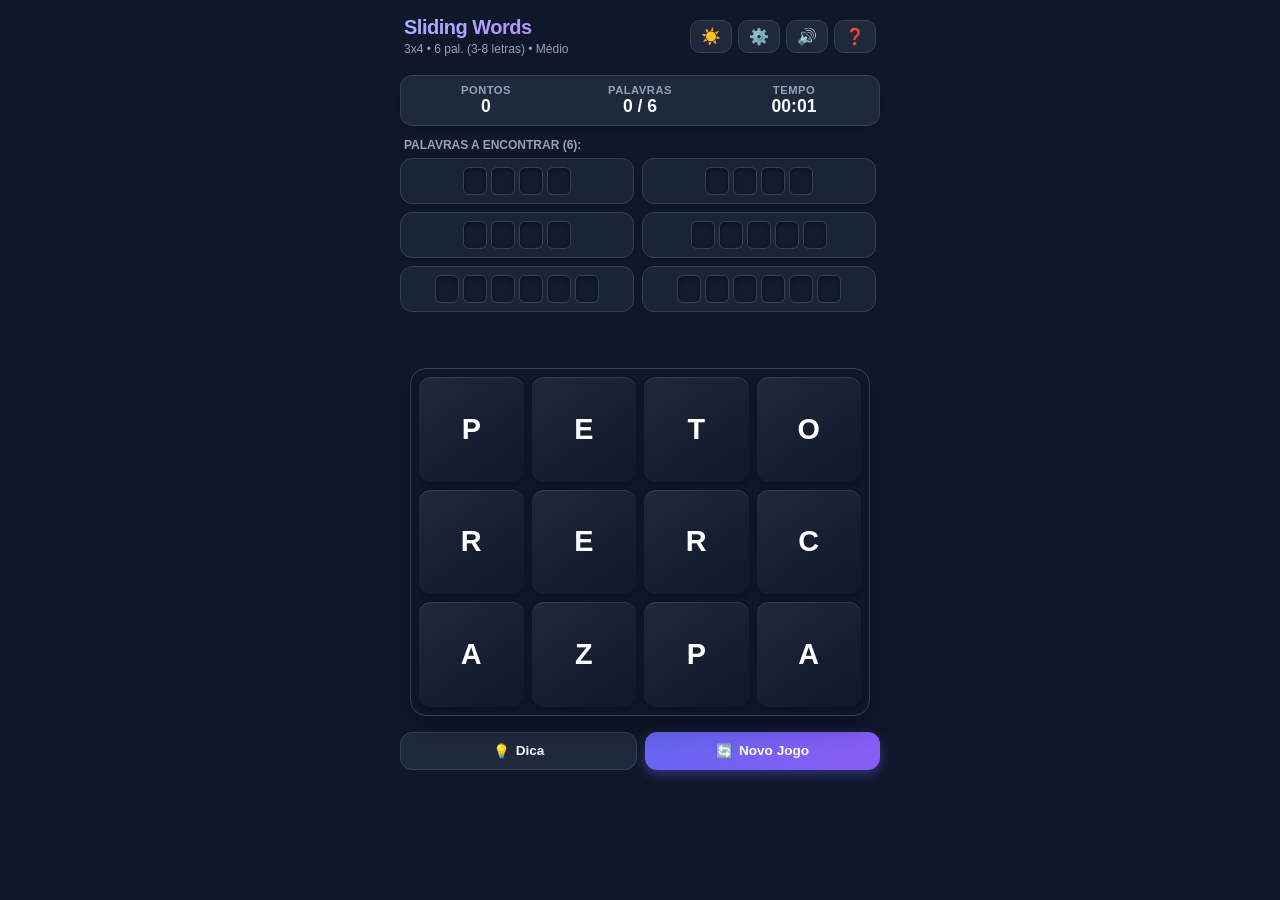
<file: index.html>
<!DOCTYPE html>
<html lang="pt-BR">
<head>
    <meta charset="UTF-8">
    <meta name="viewport" content="width=device-width, initial-scale=1.0, maximum-scale=1.0, user-scalable=no, viewport-fit=cover">
    <meta name="theme-color" content="#0f172a">
    <meta name="apple-mobile-web-app-capable" content="yes">
    <meta name="apple-mobile-web-app-status-bar-style" content="black-translucent">
    <title>Sliding Words - Caça-Palavras Mobile</title>
    <link rel="manifest" href="manifest.json">
    <link rel="icon" type="image/svg+xml" href="icon.svg">
    <link rel="stylesheet" href="style.css?v=1.0.5">
    <script>
        if ('serviceWorker' in navigator) {
            window.addEventListener('load', () => {
                navigator.serviceWorker.register('./sw.js?v=6').then(reg => {
                    reg.update();
                }).catch(() => {});
            });
        }
    </script>
</head>
<body>
    <div class="game-container">
        <!-- Cabeçalho -->
        <header class="game-header">
            <div class="title-area">
                <h1>Sliding Words</h1>
                <span class="subtitle"><span id="current-dimension-label">3x4</span> • <span id="current-config-label">6 pal. (3-8 letras)</span> • <span id="current-diff-label">Médio</span></span>
            </div>
            <div class="header-controls">
                <button type="button" id="btn-theme" class="icon-btn" title="Alternar Tema Claro/Escuro">☀️</button>
                <button type="button" id="btn-dimensions" class="icon-btn" title="Configurar Tabuleiro e Palavras">⚙️</button>
                <button type="button" id="btn-sound" class="icon-btn" title="Alternar Som">🔊</button>
                <button type="button" id="btn-help" class="icon-btn" title="Como Jogar">❓</button>
            </div>
        </header>

        <!-- Barra de Estatísticas -->
        <section class="stats-bar">
            <div class="stat-item">
                <span class="stat-label">Pontos</span>
                <span id="score-val" class="stat-value">0</span>
            </div>
            <div class="stat-item">
                <span class="stat-label">Palavras</span>
                <span id="found-counter" class="stat-value">0 / 6</span>
            </div>
            <div class="stat-item">
                <span class="stat-label">Tempo</span>
                <span id="timer-val" class="stat-value">00:00</span>
            </div>
        </section>

        <!-- Slots para as Palavras Alvo -->
        <section class="slots-container">
            <div class="slots-header">
                <span id="slots-title">PALAVRAS A ENCONTRAR:</span>
            </div>
            <div id="target-slots" class="target-slots">
                <!-- Preenchido dinamicamente via JS -->
            </div>
        </section>

        <!-- Pré-visualização da Palavra sendo formada -->
        <div class="word-preview-wrapper">
            <div id="word-preview" class="word-preview"></div>
        </div>

        <!-- Matriz de Letras Interativa -->
        <main class="grid-container">
            <div id="letter-grid" class="letter-grid">
                <!-- Células geradas via JS -->
            </div>
            <svg id="path-overlay" class="path-overlay"></svg>
        </main>

        <!-- Controles Inferiores -->
        <footer class="bottom-controls">
            <button id="btn-hint" class="action-btn secondary">
                <span>💡</span> Dica
            </button>
            <button id="btn-new-game" class="action-btn primary">
                <span>🔄</span> Novo Jogo
            </button>
        </footer>
    </div>

    <!-- Toast de Notificações -->
    <div id="toast" class="toast"></div>

    <!-- Canvas para Confetes da Vitória -->
    <canvas id="confetti-canvas"></canvas>

    <!-- Modal de Configuração Avançada (Dimensões, Qtd de Palavras e Faixa de Letras) -->
    <div id="modal-dimensions" class="modal-backdrop">
        <div class="modal-card">
            <h2 class="modal-title">Configurar Desafio</h2>
            <div class="modal-body">
                <div class="dimension-slider-row">
                    <div class="slider-label">
                        <span>Linhas (N):</span>
                        <strong id="val-rows">3</strong>
                    </div>
                    <input type="range" id="input-rows" min="3" max="10" value="3" step="1">
                </div>

                <div class="dimension-slider-row">
                    <div class="slider-label">
                        <span>Colunas (M):</span>
                        <strong id="val-cols">4</strong>
                    </div>
                    <input type="range" id="input-cols" min="3" max="10" value="4" step="1">
                </div>

                <div class="dimension-slider-row">
                    <div class="slider-label">
                        <span>Quantidade de Palavras:</span>
                        <strong id="val-words">6</strong>
                    </div>
                    <input type="range" id="input-words" min="3" max="12" value="6" step="1">
                </div>

                <div class="dimension-slider-row">
                    <div class="slider-label">
                        <span>Mínimo de Letras:</span>
                        <strong id="val-min-len">3</strong>
                    </div>
                    <input type="range" id="input-min-len" min="3" max="8" value="3" step="1">
                </div>

                <div class="dimension-slider-row">
                    <div class="slider-label">
                        <span>Máximo de Letras:</span>
                        <strong id="val-max-len">8</strong>
                    </div>
                    <input type="range" id="input-max-len" min="3" max="12" value="8" step="1">
                </div>

                <div class="dimension-slider-row">
                    <span class="slider-label" style="margin-bottom: 4px;">Dificuldade das Palavras:</span>
                    <div class="difficulty-options">
                        <button type="button" class="btn-diff" data-diff="facil">
                            <span class="diff-title">Fácil</span>
                            <span class="diff-desc">Palavras comuns</span>
                        </button>
                        <button type="button" class="btn-diff active" data-diff="medio">
                            <span class="diff-title">Médio</span>
                            <span class="diff-desc">Fáceis e médias</span>
                        </button>
                        <button type="button" class="btn-diff" data-diff="dificil">
                            <span class="diff-title">Difícil</span>
                            <span class="diff-desc">Todas as palavras</span>
                        </button>
                    </div>
                </div>

                <div class="dimension-slider-row">
                    <span class="slider-label" style="margin-bottom: 4px;">Tema das Palavras:</span>
                    <div class="theme-category-options">
                        <button type="button" class="btn-cat active" data-theme-cat="geral">
                            <span class="cat-icon">🎲</span>
                            <span class="cat-title">Geral</span>
                            <span class="cat-desc">Sem tema (Padrão)</span>
                        </button>
                        <button type="button" class="btn-cat" data-theme-cat="princesas">
                            <span class="cat-icon">👑</span>
                            <span class="cat-title">Princesas</span>
                            <span class="cat-desc">Cinderela & Contos</span>
                        </button>
                        <button type="button" class="btn-cat" data-theme-cat="animais">
                            <span class="cat-icon">🐾</span>
                            <span class="cat-title">Animais</span>
                            <span class="cat-desc">Bichos & Natureza</span>
                        </button>
                        <button type="button" class="btn-cat" data-theme-cat="desenhos">
                            <span class="cat-icon">🎨</span>
                            <span class="cat-title">Desenhos</span>
                            <span class="cat-desc">Masha, Sofia, Daniel</span>
                        </button>
                    </div>
                </div>

                <div class="dimension-slider-row">
                    <span class="slider-label" style="margin-bottom: 4px;">Aparência (Visual):</span>
                    <div class="theme-options">
                        <button type="button" class="btn-theme-opt active" data-theme="dark">
                            <span class="theme-icon">🌙</span> Escuro
                        </button>
                        <button type="button" class="btn-theme-opt" data-theme="light">
                            <span class="theme-icon">☀️</span> Claro
                        </button>
                    </div>
                </div>

                <div>
                    <span class="slider-label" style="margin-bottom: 4px;">Predefinições Rápidas:</span>
                    <div class="presets-grid">
                        <button class="btn-preset" data-rows="3" data-cols="4" data-words="6" data-min="3" data-max="8">Padrão (3x4)</button>
                        <button class="btn-preset" data-rows="3" data-cols="3" data-words="4" data-min="3" data-max="5">Rápido (3x3)</button>
                        <button class="btn-preset" data-rows="4" data-cols="5" data-words="6" data-min="3" data-max="8">Fácil (4x5)</button>
                        <button class="btn-preset" data-rows="5" data-cols="5" data-words="8" data-min="4" data-max="8">Médio (5x5)</button>
                        <button class="btn-preset" data-rows="7" data-cols="7" data-words="10" data-min="4" data-max="10">Grande (7x7)</button>
                        <button class="btn-preset" data-rows="10" data-cols="10" data-words="12" data-min="4" data-max="12">Mestre (10x10)</button>
                    </div>
                </div>
            </div>
            <div class="modal-actions">
                <button id="btn-close-dimensions" class="action-btn secondary">Cancelar</button>
                <button id="btn-apply-dimensions" class="action-btn primary">Aplicar & Gerar</button>
            </div>
        </div>
    </div>

    <!-- Modal Como Jogar -->
    <div id="modal-help" class="modal-backdrop">
        <div class="modal-card">
            <h2 class="modal-title">Como Jogar</h2>
            <div class="modal-body">
                <p>🔤 <strong>Objetivo:</strong> Descubra as <strong>6 palavras</strong> escondidas na matriz de letras.</p>
                <p>👉 <strong>Deslize o dedo:</strong> Arraste horizontalmente ou verticalmente entre letras vizinhas para formar palavras de 3 a 8 letras.</p>
                <p>✨ <strong>Letras Ocultadas:</strong> Quando você encontra uma palavra, as letras que não fazem parte de nenhuma outra palavra restante são <em>ocultadas da matriz</em>.</p>
                <p>🌟 <strong>Palavras Bônus:</strong> Palavras válidas em português que não estão nos 6 alvos rendem pontos extras!</p>
            </div>
            <div class="modal-actions">
                <button id="btn-close-help" class="action-btn primary" style="width: 100%;">Entendido!</button>
            </div>
        </div>
    </div>

    <!-- Modal Vitória -->
    <div id="modal-victory" class="modal-backdrop">
        <div class="modal-card" style="text-align: center;">
            <div class="victory-badge">🏆</div>
            <h2 class="modal-title" style="color: #34d399;">Parabéns! Nível Concluído!</h2>
            <div class="modal-body">
                <p>Você encontrou todas as 6 palavras e limpou o tabuleiro com maestria!</p>
                <div class="victory-stats">
                    <div class="vic-stat-row">
                        <span>Pontuação Final:</span>
                        <strong id="vic-score">0</strong>
                    </div>
                    <div class="vic-stat-row">
                        <span>Tempo:</span>
                        <strong id="vic-time">00:00</strong>
                    </div>
                    <div class="vic-stat-row">
                        <span>Palavras Bônus:</span>
                        <strong id="vic-bonus">0</strong>
                    </div>
                </div>
            </div>
            <div class="modal-actions">
                <button id="btn-next-level" class="action-btn primary" style="width: 100%;">Jogar Novamente</button>
            </div>
        </div>
    </div>

    <!-- Scripts do Jogo -->
    <script src="words_data.js?v=1.0.5"></script>
    <script src="themes_data.js?v=1.0.5"></script>
    <script src="puzzle_generator.js?v=1.0.5"></script>
    <script src="audio.js?v=1.0.5"></script>
    <script src="game.js?v=1.0.5"></script>
</body>
</html>
</file>
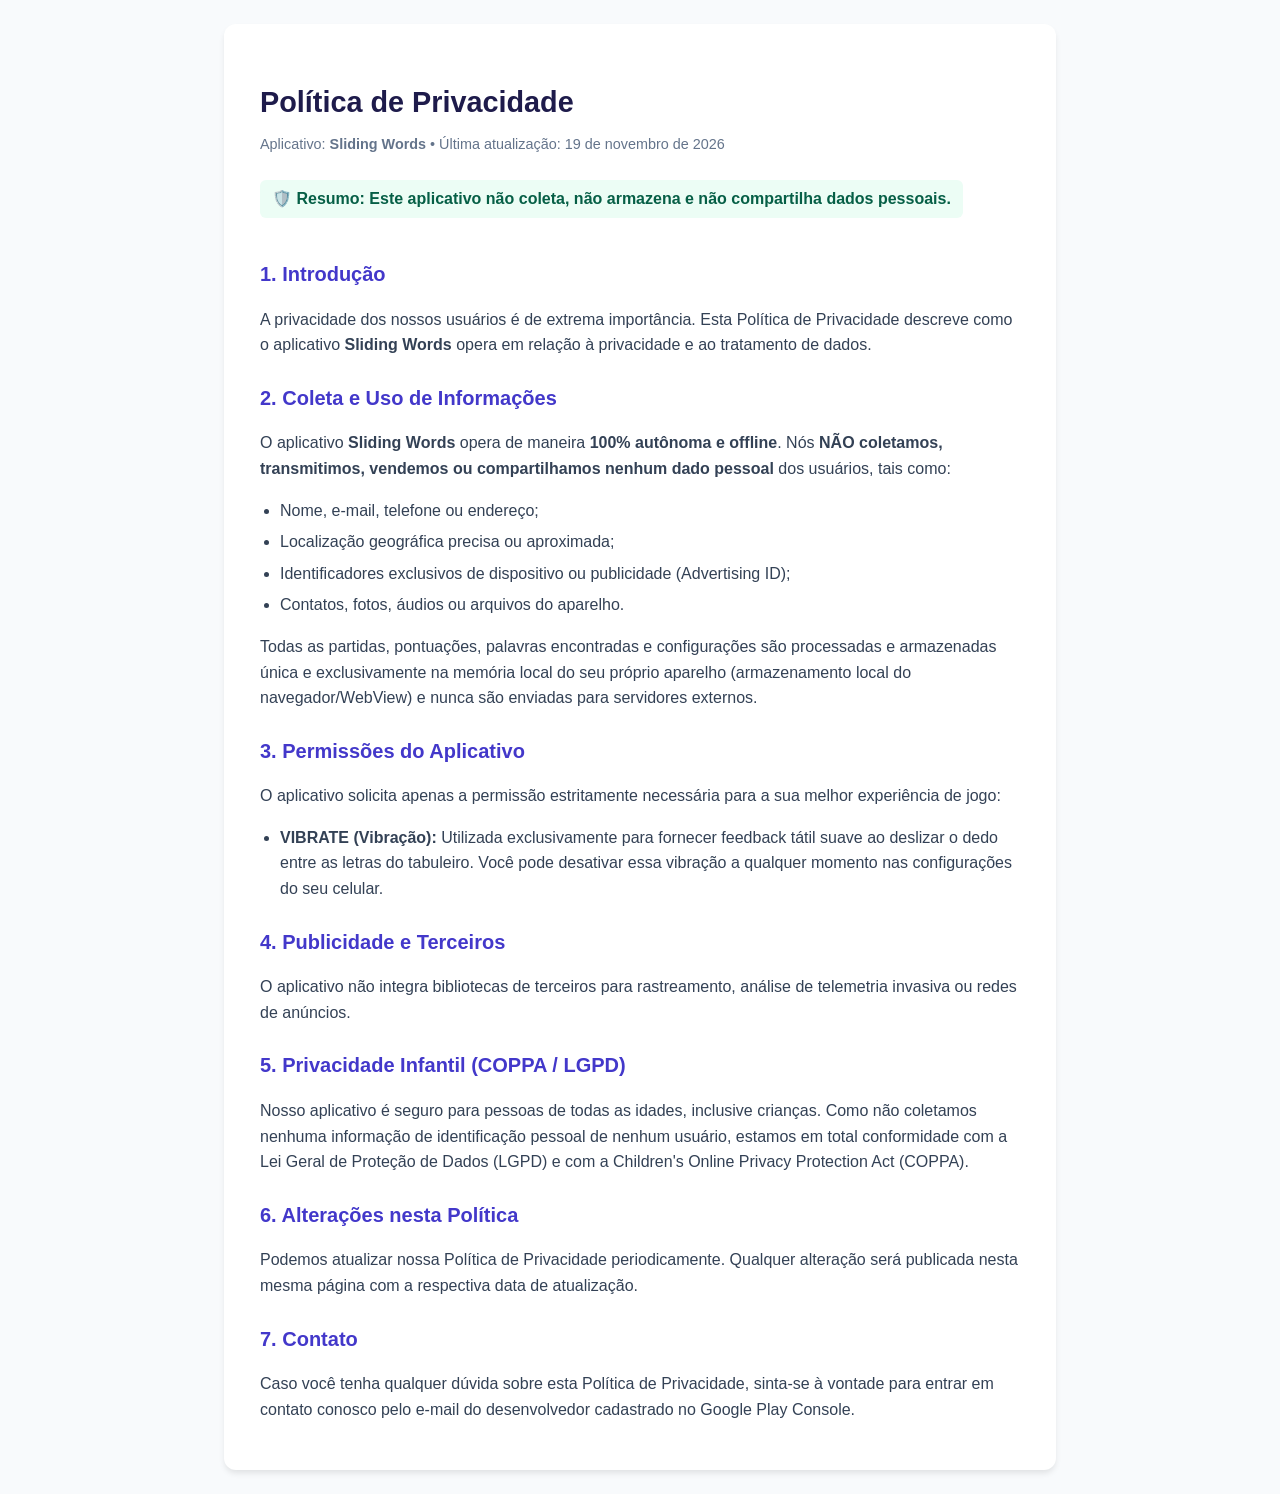
<file: playstore_assets/politica_privacidade.html>
<!DOCTYPE html>
<html lang="pt-BR">
<head>
    <meta charset="UTF-8">
    <meta name="viewport" content="width=device-width, initial-scale=1.0">
    <title>Política de Privacidade - Sliding Words</title>
    <style>
        body {
            font-family: -apple-system, BlinkMacSystemFont, "Segoe UI", Roboto, Helvetica, Arial, sans-serif;
            line-height: 1.6;
            color: #334155;
            background-color: #f8fafc;
            margin: 0;
            padding: 24px;
        }
        .container {
            max-width: 760px;
            margin: 0 auto;
            background: #ffffff;
            padding: 36px;
            border-radius: 12px;
            box-shadow: 0 4px 6px -1px rgba(0, 0, 0, 0.1);
        }
        h1 { color: #1e1b4b; font-size: 1.8rem; margin-bottom: 8px; }
        h2 { color: #4338ca; font-size: 1.25rem; margin-top: 24px; }
        p { margin-bottom: 12px; }
        ul { margin-bottom: 16px; padding-left: 20px; }
        li { margin-bottom: 6px; }
        .last-update { color: #64748b; font-size: 0.9rem; margin-bottom: 24px; }
        .badge {
            background-color: #ecfdf5;
            color: #065f46;
            padding: 6px 12px;
            border-radius: 6px;
            display: inline-block;
            font-weight: 600;
            margin-bottom: 16px;
        }
    </style>
</head>
<body>
    <div class="container">
        <h1>Política de Privacidade</h1>
        <div class="last-update">Aplicativo: <strong>Sliding Words</strong> • Última atualização: 19 de novembro de 2026</div>

        <div class="badge">🛡️ Resumo: Este aplicativo não coleta, não armazena e não compartilha dados pessoais.</div>

        <h2>1. Introdução</h2>
        <p>A privacidade dos nossos usuários é de extrema importância. Esta Política de Privacidade descreve como o aplicativo <strong>Sliding Words</strong> opera em relação à privacidade e ao tratamento de dados.</p>

        <h2>2. Coleta e Uso de Informações</h2>
        <p>O aplicativo <strong>Sliding Words</strong> opera de maneira <strong>100% autônoma e offline</strong>. Nós <strong>NÃO coletamos, transmitimos, vendemos ou compartilhamos nenhum dado pessoal</strong> dos usuários, tais como:</p>
        <ul>
            <li>Nome, e-mail, telefone ou endereço;</li>
            <li>Localização geográfica precisa ou aproximada;</li>
            <li>Identificadores exclusivos de dispositivo ou publicidade (Advertising ID);</li>
            <li>Contatos, fotos, áudios ou arquivos do aparelho.</li>
        </ul>
        <p>Todas as partidas, pontuações, palavras encontradas e configurações são processadas e armazenadas única e exclusivamente na memória local do seu próprio aparelho (armazenamento local do navegador/WebView) e nunca são enviadas para servidores externos.</p>

        <h2>3. Permissões do Aplicativo</h2>
        <p>O aplicativo solicita apenas a permissão estritamente necessária para a sua melhor experiência de jogo:</p>
        <ul>
            <li><strong>VIBRATE (Vibração):</strong> Utilizada exclusivamente para fornecer feedback tátil suave ao deslizar o dedo entre as letras do tabuleiro. Você pode desativar essa vibração a qualquer momento nas configurações do seu celular.</li>
        </ul>

        <h2>4. Publicidade e Terceiros</h2>
        <p>O aplicativo não integra bibliotecas de terceiros para rastreamento, análise de telemetria invasiva ou redes de anúncios.</p>

        <h2>5. Privacidade Infantil (COPPA / LGPD)</h2>
        <p>Nosso aplicativo é seguro para pessoas de todas as idades, inclusive crianças. Como não coletamos nenhuma informação de identificação pessoal de nenhum usuário, estamos em total conformidade com a Lei Geral de Proteção de Dados (LGPD) e com a Children's Online Privacy Protection Act (COPPA).</p>

        <h2>6. Alterações nesta Política</h2>
        <p>Podemos atualizar nossa Política de Privacidade periodicamente. Qualquer alteração será publicada nesta mesma página com a respectiva data de atualização.</p>

        <h2>7. Contato</h2>
        <p>Caso você tenha qualquer dúvida sobre esta Política de Privacidade, sinta-se à vontade para entrar em contato conosco pelo e-mail do desenvolvedor cadastrado no Google Play Console.</p>
    </div>
</body>
</html>
</file>
<file: style.css>
/* style.css - Estilos modernos e responsivos (Mobile First) */

:root {
    --bg-primary: #0f172a;
    --bg-card: #1e293b;
    --bg-card-hover: #334155;
    --border-color: #334155;
    --accent: #6366f1;
    --accent-glow: rgba(99, 102, 241, 0.4);
    --accent-gradient: linear-gradient(135deg, #6366f1, #8b5cf6);
    --success: #10b981;
    --success-glow: rgba(16, 185, 129, 0.4);
    --warning: #f59e0b;
    --text-primary: #f8fafc;
    --text-secondary: #94a3b8;
    --tile-bg: linear-gradient(145deg, #1e293b, #0f172a);
    --tile-border: #334155;
    --tile-selected: #4f46e5;
    --tile-text: #ffffff;
    --board-bg: rgba(15, 23, 42, 0.6);
    --board-shadow: 0 10px 25px rgba(0, 0, 0, 0.3);
    --slot-bg: rgba(30, 41, 59, 0.75);
    --slot-box-bg: rgba(15, 23, 42, 0.65);
    --modal-bg: #1e293b;
    --preset-bg: #0f172a;
    --toast-bg: #1e293b;
    --toast-text: #ffffff;
    --shadow-small: rgba(0, 0, 0, 0.2);
    --shadow-inset: rgba(0, 0, 0, 0.4);
    --path-stroke: #c084fc;
    --path-shadow: #a855f7;
    --title-gradient: linear-gradient(135deg, #a5b4fc, #c084fc);
    --font-family: -apple-system, BlinkMacSystemFont, "Segoe UI", Roboto, "Helvetica Neue", Arial, sans-serif;
}

:root[data-theme="light"], html.light-theme, body.light-theme, [data-theme="light"] {
    --bg-primary: #f8fafc;
    --bg-card: #ffffff;
    --bg-card-hover: #f1f5f9;
    --border-color: #cbd5e1;
    --accent: #4f46e5;
    --accent-glow: rgba(79, 70, 229, 0.25);
    --accent-gradient: linear-gradient(135deg, #4f46e5, #7c3aed);
    --success: #059669;
    --success-glow: rgba(5, 150, 105, 0.25);
    --warning: #d97706;
    --text-primary: #0f172a;
    --text-secondary: #64748b;
    --tile-bg: linear-gradient(145deg, #ffffff, #f1f5f9);
    --tile-border: #cbd5e1;
    --tile-selected: #4f46e5;
    --tile-text: #0f172a;
    --board-bg: #ffffff;
    --board-shadow: 0 10px 25px rgba(148, 163, 184, 0.25);
    --slot-bg: #ffffff;
    --slot-box-bg: #f1f5f9;
    --modal-bg: #ffffff;
    --preset-bg: #f8fafc;
    --toast-bg: #0f172a;
    --toast-text: #ffffff;
    --shadow-small: rgba(0, 0, 0, 0.06);
    --shadow-inset: rgba(0, 0, 0, 0.06);
    --path-stroke: #7c3aed;
    --path-shadow: rgba(124, 58, 237, 0.4);
    --title-gradient: linear-gradient(135deg, #4f46e5, #9333ea);
}

* {
    box-sizing: border-box;
    margin: 0;
    padding: 0;
    user-select: none;
    -webkit-user-select: none;
    touch-action: manipulation;
}

body {
    background-color: var(--bg-primary);
    color: var(--text-primary);
    font-family: var(--font-family);
    min-height: 100vh;
    display: flex;
    flex-direction: column;
    align-items: center;
    overflow-x: hidden;
    padding: 10px;
    transition: background-color 0.25s ease, color 0.25s ease;
}

.game-container {
    width: 100%;
    max-width: 480px;
    display: flex;
    flex-direction: column;
    align-items: center;
    gap: 12px;
}

/* Header */
.game-header {
    width: 100%;
    display: flex;
    justify-content: space-between;
    align-items: center;
    padding: 6px 4px;
}

.title-area h1 {
    font-size: 1.25rem;
    font-weight: 800;
    background: var(--title-gradient);
    -webkit-background-clip: text;
    -webkit-text-fill-color: transparent;
    letter-spacing: -0.5px;
}

.title-area .subtitle {
    font-size: 0.75rem;
    color: var(--text-secondary);
}

.header-controls {
    display: flex;
    gap: 6px;
}

.icon-btn {
    background: var(--bg-card);
    border: 1px solid var(--border-color);
    color: var(--text-primary);
    font-size: 1rem;
    padding: 6px 10px;
    border-radius: 10px;
    cursor: pointer;
    transition: all 0.2s;
    display: flex;
    align-items: center;
    justify-content: center;
}

.icon-btn:active {
    transform: scale(0.92);
    background: var(--bg-card-hover);
}

/* Stats Bar */
.stats-bar {
    width: 100%;
    display: grid;
    grid-template-columns: repeat(3, 1fr);
    gap: 8px;
    background: var(--bg-card);
    backdrop-filter: blur(8px);
    border: 1px solid var(--border-color);
    border-radius: 12px;
    padding: 8px 12px;
    box-shadow: 0 2px 8px var(--shadow-small);
}

.stat-item {
    display: flex;
    flex-direction: column;
    align-items: center;
    text-align: center;
}

.stat-label {
    font-size: 0.7rem;
    text-transform: uppercase;
    color: var(--text-secondary);
    font-weight: 600;
    letter-spacing: 0.5px;
}

.stat-value {
    font-size: 1.1rem;
    font-weight: 700;
    color: var(--text-primary);
}

/* 6 Slots de Palavras */
.slots-container {
    width: 100%;
    display: flex;
    flex-direction: column;
    gap: 6px;
}

.slots-header {
    display: flex;
    justify-content: space-between;
    align-items: center;
    font-size: 0.75rem;
    color: var(--text-secondary);
    font-weight: 600;
    padding: 0 4px;
}

.target-slots {
    width: 100%;
    display: grid;
    grid-template-columns: repeat(2, 1fr);
    gap: 8px;
    max-height: 195px;
    overflow-y: auto;
    padding-right: 4px;
}

.target-slots::-webkit-scrollbar {
    width: 4px;
}
.target-slots::-webkit-scrollbar-track {
    background: var(--preset-bg);
    border-radius: 4px;
}
.target-slots::-webkit-scrollbar-thumb {
    background: var(--border-color);
    border-radius: 4px;
}

.target-slot {
    background: var(--slot-bg);
    border: 1.5px solid var(--border-color);
    border-radius: 12px;
    padding: 8px 6px;
    display: flex;
    align-items: center;
    justify-content: center;
    min-height: 46px;
    transition: all 0.3s cubic-bezier(0.4, 0, 0.2, 1);
    position: relative;
    overflow: hidden;
    box-shadow: 0 2px 4px var(--shadow-small);
}

.slot-boxes {
    display: flex;
    gap: 4px;
    align-items: center;
    justify-content: center;
    flex-wrap: nowrap;
    width: 100%;
}

.slot-box {
    flex: 0 1 24px;
    height: 28px;
    min-width: 15px;
    max-width: 26px;
    background: var(--slot-box-bg);
    border: 1.5px solid var(--border-color);
    border-radius: 6px;
    display: flex;
    align-items: center;
    justify-content: center;
    box-shadow: inset 0 2px 4px var(--shadow-inset);
    transition: all 0.3s cubic-bezier(0.34, 1.56, 0.64, 1);
    font-size: 0.85rem;
    font-weight: 800;
    color: transparent;
}

/* Quando o slot é completado com sucesso */
.target-slot.found {
    background: linear-gradient(135deg, rgba(16, 185, 129, 0.18), rgba(5, 150, 105, 0.25));
    border-color: var(--success);
    box-shadow: 0 0 14px var(--success-glow);
    animation: slotSuccessPop 0.4s ease;
}

.slot-box.filled {
    background: linear-gradient(135deg, #10b981, #059669);
    border-color: #34d399;
    color: #ffffff;
    box-shadow: 0 2px 6px rgba(16, 185, 129, 0.4);
    animation: boxPopIn 0.35s cubic-bezier(0.34, 1.56, 0.64, 1) backwards;
}

@keyframes boxPopIn {
    0% { transform: scale(0.4) rotate(-8deg); opacity: 0; }
    100% { transform: scale(1) rotate(0deg); opacity: 1; }
}

@keyframes slotSuccessPop {
    0% { transform: scale(0.96); }
    50% { transform: scale(1.04); }
    100% { transform: scale(1); }
}

.slot-box.hint-box-pulse {
    animation: boxHintGlow 0.9s ease infinite alternate;
}

@keyframes boxHintGlow {
    from { border-color: var(--warning); box-shadow: 0 0 6px var(--warning); }
    to { border-color: #fde047; box-shadow: 0 0 14px #fde047; transform: scale(1.12); }
}

@keyframes letterReveal {
    0% { opacity: 0; transform: translateY(-4px); }
    100% { opacity: 1; transform: translateY(0); }
}

/* Área de Pré-visualização Flutuante */
.word-preview-wrapper {
    height: 32px;
    display: flex;
    align-items: center;
    justify-content: center;
}

.word-preview {
    background: var(--accent-gradient);
    color: #ffffff;
    font-weight: 800;
    font-size: 1.1rem;
    letter-spacing: 2px;
    padding: 4px 18px;
    border-radius: 20px;
    box-shadow: 0 4px 14px var(--accent-glow);
    opacity: 0;
    transform: translateY(6px) scale(0.9);
    transition: all 0.15s ease;
    pointer-events: none;
}

.word-preview.visible {
    opacity: 1;
    transform: translateY(0) scale(1);
}

/* Matriz de Letras */
.grid-container {
    width: 100%;
    position: relative;
    display: flex;
    align-items: center;
    justify-content: center;
    touch-action: none; /* Previne scroll acidental durante o deslize */
}

.letter-grid {
    display: grid;
    gap: var(--grid-gap, 8px);
    width: 100%;
    max-width: 460px;
    aspect-ratio: auto;
    padding: 8px;
    background: var(--board-bg);
    border: 1px solid var(--border-color);
    border-radius: 16px;
    touch-action: none;
    position: relative;
    box-shadow: var(--board-shadow);
}

.tile {
    aspect-ratio: 1;
    background: var(--tile-bg);
    border: var(--tile-border-width, 2px) solid var(--tile-border);
    border-radius: var(--tile-radius, 12px);
    display: flex;
    align-items: center;
    justify-content: center;
    cursor: pointer;
    position: relative;
    box-shadow: 0 4px 6px var(--shadow-small), inset 0 1px 0 rgba(255, 255, 255, 0.1);
    transition: transform 0.12s ease, background 0.2s, border-color 0.2s, opacity 0.4s;
    user-select: none;
}

.tile-char {
    font-size: var(--char-size, clamp(1.1rem, 4.5vw, 1.8rem));
    font-weight: 800;
    color: var(--tile-text);
    pointer-events: none;
}

/* Seleção ativa durante o arrasto */
.tile.selected {
    background: var(--accent-gradient);
    border-color: #c084fc;
    box-shadow: 0 0 16px var(--accent-glow);
    transform: scale(0.94);
}

.tile.selected .tile-char {
    color: #ffffff;
}

.tile.first-selected {
    border-color: #facc15;
}

/* CÉLULAS OCULTADAS (Regra principal) */
.tile.hidden {
    opacity: 0.08;
    pointer-events: none;
    transform: scale(0.65);
    border-color: transparent;
    background: rgba(148, 163, 184, 0.15);
    box-shadow: none;
}

.tile.hint-pulse {
    animation: hintGlow 1s ease infinite alternate;
}

@keyframes hintGlow {
    from { border-color: var(--warning); box-shadow: 0 0 8px var(--warning); }
    to { border-color: #fde047; box-shadow: 0 0 20px #fde047; transform: scale(1.05); }
}

/* Camada SVG para o traço de conexão */
.path-overlay {
    position: absolute;
    top: 0;
    left: 0;
    width: 100%;
    height: 100%;
    pointer-events: none;
    z-index: 10;
}

.drag-path-line {
    fill: none;
    stroke: var(--path-stroke);
    stroke-width: 6;
    stroke-linecap: round;
    stroke-linejoin: round;
    filter: drop-shadow(0 0 8px var(--path-shadow));
    opacity: 0.85;
}

/* Barra inferior de ações */
.bottom-controls {
    width: 100%;
    display: flex;
    justify-content: space-between;
    gap: 8px;
    margin-top: 4px;
}

.action-btn {
    flex: 1;
    display: flex;
    align-items: center;
    justify-content: center;
    gap: 6px;
    padding: 10px 14px;
    border-radius: 12px;
    font-size: 0.85rem;
    font-weight: 700;
    cursor: pointer;
    border: none;
    transition: all 0.2s;
}

.action-btn.primary {
    background: var(--accent-gradient);
    color: #ffffff;
    box-shadow: 0 4px 12px var(--accent-glow);
}

.action-btn.secondary {
    background: var(--bg-card);
    border: 1px solid var(--border-color);
    color: var(--text-primary);
}

.action-btn:active {
    transform: scale(0.96);
}

/* Toast */
.toast {
    position: fixed;
    bottom: 24px;
    left: 50%;
    transform: translateX(-50%) translateY(40px);
    background: var(--toast-bg);
    border: 1px solid var(--border-color);
    color: var(--toast-text);
    padding: 10px 18px;
    border-radius: 24px;
    font-size: 0.85rem;
    font-weight: 600;
    box-shadow: 0 10px 25px rgba(0, 0, 0, 0.4);
    opacity: 0;
    pointer-events: none;
    transition: all 0.25s cubic-bezier(0.4, 0, 0.2, 1);
    z-index: 100;
    text-align: center;
    max-width: 90%;
}

.toast.show {
    opacity: 1;
    transform: translateX(-50%) translateY(0);
}

.toast.success {
    background: #065f46;
    border-color: #10b981;
}

.toast.warn {
    background: #78350f;
    border-color: #f59e0b;
}

.toast.info {
    background: #1e1b4b;
    border-color: #6366f1;
}

/* Modais */
.modal-backdrop {
    position: fixed;
    top: 0;
    left: 0;
    width: 100%;
    height: 100%;
    background: rgba(0, 0, 0, 0.75);
    backdrop-filter: blur(6px);
    display: flex;
    align-items: center;
    justify-content: center;
    padding: 16px;
    opacity: 0;
    pointer-events: none;
    transition: opacity 0.25s ease;
    z-index: 200;
}

.modal-backdrop.active {
    opacity: 1;
    pointer-events: auto;
}

.modal-card {
    background: var(--modal-bg);
    border: 1px solid var(--border-color);
    border-radius: 18px;
    width: 100%;
    max-width: 410px;
    max-height: 88vh;
    overflow-y: auto;
    padding: 20px;
    box-shadow: 0 20px 40px rgba(0, 0, 0, 0.4);
    transform: scale(0.92);
    transition: transform 0.25s cubic-bezier(0.34, 1.56, 0.64, 1);
}

.modal-backdrop.active .modal-card {
    transform: scale(1);
}

.modal-title {
    font-size: 1.25rem;
    font-weight: 800;
    margin-bottom: 12px;
    text-align: center;
    color: var(--text-primary);
}

.modal-body {
    display: flex;
    flex-direction: column;
    gap: 14px;
    font-size: 0.9rem;
    color: var(--text-secondary);
    line-height: 1.5;
}

.dimension-slider-row {
    display: flex;
    flex-direction: column;
    gap: 4px;
}

.slider-label {
    display: flex;
    justify-content: space-between;
    font-size: 0.85rem;
    font-weight: 600;
    color: var(--text-primary);
}

input[type="range"] {
    width: 100%;
    accent-color: var(--accent);
}

.difficulty-options {
    display: grid;
    grid-template-columns: repeat(3, 1fr);
    gap: 8px;
    margin-top: 4px;
}

.btn-diff {
    background: var(--preset-bg);
    border: 2px solid var(--border-color);
    color: var(--text-secondary);
    padding: 8px 4px;
    border-radius: 10px;
    cursor: pointer;
    display: flex;
    flex-direction: column;
    align-items: center;
    gap: 2px;
    transition: all 0.2s ease;
    text-align: center;
}

.btn-diff .diff-title {
    font-size: 0.85rem;
    font-weight: 700;
    color: var(--text-primary);
}

.btn-diff .diff-desc {
    font-size: 0.65rem;
    color: var(--text-secondary);
    line-height: 1.1;
}

.btn-diff:active {
    transform: scale(0.97);
}

.btn-diff.active {
    background: rgba(99, 102, 241, 0.18);
    border-color: var(--accent);
    box-shadow: 0 0 10px rgba(99, 102, 241, 0.35);
}

.btn-diff.active .diff-title {
    color: #a5b4fc;
}

.btn-diff.active .diff-desc {
    color: #e2e8f0;
}

[data-theme="light"] .btn-diff.active, body.light-theme .btn-diff.active {
    background: rgba(79, 70, 229, 0.12);
    border-color: var(--accent);
    box-shadow: 0 0 10px rgba(79, 70, 229, 0.25);
}

[data-theme="light"] .btn-diff.active .diff-title, body.light-theme .btn-diff.active .diff-title {
    color: var(--accent);
}

[data-theme="light"] .btn-diff.active .diff-desc, body.light-theme .btn-diff.active .diff-desc {
    color: var(--text-secondary);
}

/* Seletor de Categoria Temática */
.theme-category-options {
    display: grid;
    grid-template-columns: repeat(2, 1fr);
    gap: 8px;
    margin-top: 4px;
}

.btn-cat {
    background: var(--preset-bg);
    border: 2px solid var(--border-color);
    color: var(--text-secondary);
    padding: 8px 6px;
    border-radius: 10px;
    cursor: pointer;
    display: flex;
    flex-direction: column;
    align-items: center;
    gap: 2px;
    transition: all 0.2s ease;
    text-align: center;
}

.btn-cat .cat-icon {
    font-size: 1.25rem;
}

.btn-cat .cat-title {
    font-size: 0.85rem;
    font-weight: 700;
    color: var(--text-primary);
}

.btn-cat .cat-desc {
    font-size: 0.65rem;
    color: var(--text-secondary);
    line-height: 1.1;
}

.btn-cat:active {
    transform: scale(0.97);
}

.btn-cat.active {
    background: rgba(99, 102, 241, 0.18);
    border-color: var(--accent);
    box-shadow: 0 0 10px rgba(99, 102, 241, 0.35);
}

.btn-cat.active .cat-title {
    color: #a5b4fc;
}

.btn-cat.active .cat-desc {
    color: #e2e8f0;
}

[data-theme="light"] .btn-cat.active, body.light-theme .btn-cat.active {
    background: rgba(79, 70, 229, 0.12);
    border-color: var(--accent);
    box-shadow: 0 0 10px rgba(79, 70, 229, 0.25);
}

[data-theme="light"] .btn-cat.active .cat-title, body.light-theme .btn-cat.active .cat-title {
    color: var(--accent);
}

[data-theme="light"] .btn-cat.active .cat-desc, body.light-theme .btn-cat.active .cat-desc {
    color: var(--text-secondary);
}

/* Seletor de Tema */
.theme-options {
    display: grid;
    grid-template-columns: repeat(2, 1fr);
    gap: 8px;
    margin-top: 4px;
}

.btn-theme-opt {
    background: var(--preset-bg);
    border: 2px solid var(--border-color);
    color: var(--text-secondary);
    padding: 8px 12px;
    border-radius: 10px;
    cursor: pointer;
    display: flex;
    align-items: center;
    justify-content: center;
    gap: 8px;
    font-size: 0.85rem;
    font-weight: 700;
    transition: all 0.2s ease;
}

.btn-theme-opt .theme-icon {
    font-size: 1.1rem;
}

.btn-theme-opt:active {
    transform: scale(0.97);
}

.btn-theme-opt.active {
    background: rgba(99, 102, 241, 0.18);
    border-color: var(--accent);
    color: #ffffff;
    box-shadow: 0 0 10px var(--accent-glow);
}

[data-theme="light"] .btn-theme-opt.active, body.light-theme .btn-theme-opt.active {
    background: rgba(79, 70, 229, 0.12);
    border-color: var(--accent);
    color: var(--accent);
    box-shadow: 0 0 10px rgba(79, 70, 229, 0.2);
}

.presets-grid {
    display: grid;
    grid-template-columns: repeat(3, 1fr);
    gap: 6px;
    margin-top: 6px;
}

.btn-preset {
    background: var(--preset-bg);
    border: 1px solid var(--border-color);
    color: var(--text-primary);
    padding: 6px;
    border-radius: 8px;
    font-size: 0.8rem;
    font-weight: 600;
    cursor: pointer;
}

.btn-preset:active {
    background: var(--accent);
    color: #ffffff;
}

.modal-actions {
    display: flex;
    gap: 8px;
    margin-top: 16px;
}

/* Modal Vitória & Confetes */
#confetti-canvas {
    position: fixed;
    top: 0;
    left: 0;
    width: 100%;
    height: 100%;
    pointer-events: none;
    z-index: 199;
}

.victory-badge {
    font-size: 3rem;
    text-align: center;
    margin-bottom: 8px;
    animation: bounce 1s infinite alternate;
}

@keyframes bounce {
    from { transform: translateY(0); }
    to { transform: translateY(-8px); }
}

.victory-stats {
    background: var(--preset-bg);
    border: 1px solid var(--border-color);
    border-radius: 12px;
    padding: 12px;
    display: flex;
    flex-direction: column;
    gap: 6px;
}

.vic-stat-row {
    display: flex;
    justify-content: space-between;
    font-size: 0.85rem;
    color: var(--text-secondary);
}

.vic-stat-row strong {
    color: var(--text-primary);
}
</file>
